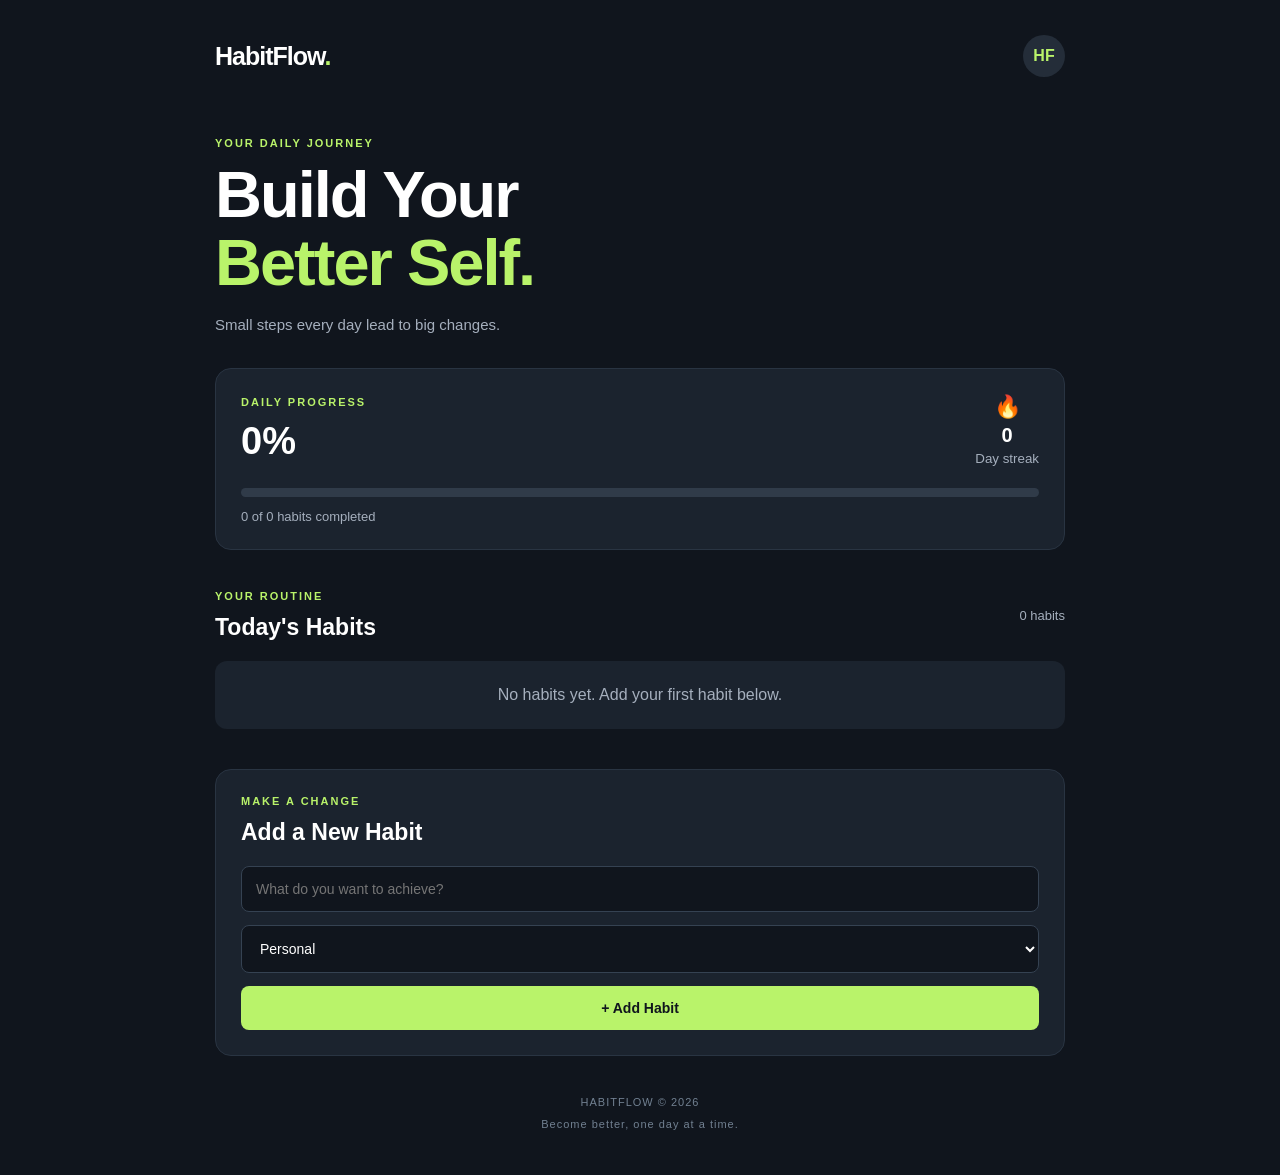
<file: index.html>
<!DOCTYPE html>
<html lang="en">
<head>
    <meta charset="UTF-8">
    <meta name="viewport" content="width=device-width, initial-scale=1.0">
    <title>HabitFlow - Build Better Habits</title>
    <link rel="stylesheet" href="style.css">
</head>
<body>

    <div class="container">

        <header>
            <div class="logo">HabitFlow<span>.</span></div>
            <div class="profile">HF</div>
        </header>

        <main>
            <section class="welcome">
                <p class="small-heading">YOUR DAILY JOURNEY</p>
                <h1>Build Your<br><span>Better Self.</span></h1>
                <p class="subtitle">
                    Small steps every day lead to big changes.
                </p>
            </section>

            <section class="progress-card">
                <div class="card-heading">
                    <div>
                        <p class="label">DAILY PROGRESS</p>
                        <h2 id="progressPercent">0%</h2>
                    </div>
                    <div class="streak">
                        <span>🔥</span>
                        <strong id="streakCount">0</strong>
                        <small>Day streak</small>
                    </div>
                </div>

                <div class="progress-track">
                    <div id="progressBar"></div>
                </div>

                <p id="progressText">0 of 0 habits completed</p>
            </section>

            <section class="habits-section">
                <div class="section-heading">
                    <div>
                        <p class="label">YOUR ROUTINE</p>
                        <h2>Today's Habits</h2>
                    </div>
                    <span class="habit-count" id="habitCount">0 habits</span>
                </div>

                <div id="habitList"></div>
            </section>

            <section class="add-section">
                <p class="label">MAKE A CHANGE</p>
                <h2>Add a New Habit</h2>

                <form id="habitForm">
                    <input
                        type="text"
                        id="habitName"
                        placeholder="What do you want to achieve?"
                        maxlength="60"
                        required
                    >

                    <select id="habitCategory">
                        <option value="Personal">Personal</option>
                        <option value="Health">Health</option>
                        <option value="Fitness">Fitness</option>
                        <option value="Learning">Learning</option>
                        <option value="Productivity">Productivity</option>
                    </select>

                    <button type="submit">+ Add Habit</button>
                </form>
            </section>

        </main>

        <footer>
            <p>HABITFLOW © 2026</p>
            <p>Become better, one day at a time.</p>
        </footer>

    </div>

    <script src="script.js"></script>
</body>
</html>
</file>
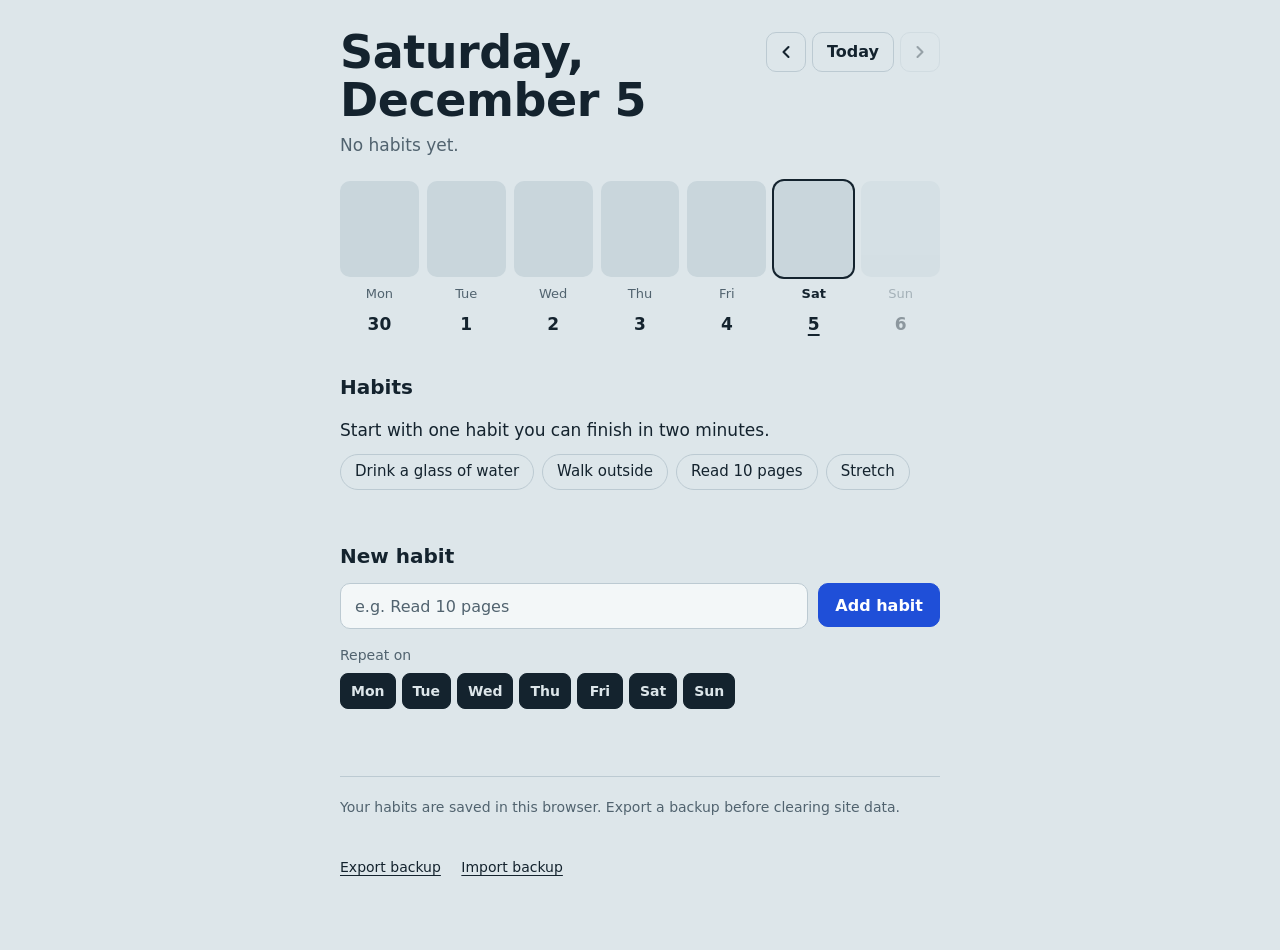
<file: habits.html>
<!doctype html>
<html lang="en">
<head>
<meta charset="utf-8">
<meta name="viewport" content="width=device-width, initial-scale=1">
<meta name="color-scheme" content="light dark">
<title>Habits</title>
<style>
  :root {
    --ground: #DDE6EA;
    --surface: #F3F7F8;
    --ink: #14232E;
    --muted: #51636F;
    --line: #BCCAD2;
    --track: #C9D6DC;
    --accent: #1F4FD8;
    --accent-ink: #FFFFFF;
    --gold: #E8A317;
    --danger: #B42318;
    color-scheme: light dark;
  }
  @media (prefers-color-scheme: dark) {
    :root {
      --ground: #0F1A22;
      --surface: #172630;
      --ink: #E3EDF2;
      --muted: #93A6B3;
      --line: #2A3E4B;
      --track: #213441;
      --accent: #7AA2FF;
      --accent-ink: #0F1A22;
      --gold: #F2B84B;
      --danger: #FF8A80;
    }
  }

  * { box-sizing: border-box; }
  html { -webkit-text-size-adjust: 100%; }
  body {
    margin: 0;
    background: var(--ground);
    color: var(--ink);
    font-family: "Bahnschrift", "DIN Alternate", "Avenir Next", "Segoe UI", system-ui, sans-serif;
    font-size: 16px;
    line-height: 1.45;
  }
  button, input { font: inherit; color: inherit; }
  button { cursor: pointer; }
  :focus-visible { outline: 3px solid var(--accent); outline-offset: 3px; }

  .wrap { max-width: 640px; margin: 0 auto; padding: 28px 20px 72px; }

  /* Header */
  .top { display: flex; justify-content: space-between; align-items: flex-start; gap: 16px; margin-bottom: 24px; }
  h1 {
    margin: 0;
    font-size: clamp(32px, 8vw, 46px);
    line-height: 1.05;
    font-weight: 650;
    letter-spacing: -0.01em;
    font-variation-settings: "wdth" 80;
  }
  .sub { margin: 8px 0 0; color: var(--muted); font-size: 17px; }
  .nav { display: flex; gap: 6px; flex-shrink: 0; padding-top: 4px; }
  .icon, .btn {
    height: 40px;
    border: 1.5px solid var(--line);
    background: transparent;
    border-radius: 10px;
    display: inline-grid;
    place-items: center;
  }
  .icon { width: 40px; }
  .btn { padding: 0 16px; font-weight: 600; height: 44px; }
  .nav .btn { height: 40px; padding: 0 14px; }
  .icon:hover:not(:disabled), .btn:hover:not(:disabled) { background: var(--surface); }
  .icon:disabled { opacity: 0.35; cursor: default; }
  .btn.primary { background: var(--accent); border-color: var(--accent); color: var(--accent-ink); }
  .btn.primary:hover { background: var(--accent); filter: brightness(1.08); }
  .btn.danger { color: var(--danger); border-color: var(--danger); }

  /* Week strip: each column fills as the day's habits get done */
  .week { display: grid; grid-template-columns: repeat(7, 1fr); gap: 8px; margin-bottom: 36px; }
  .day {
    border: 0; background: none; padding: 0;
    display: flex; flex-direction: column; align-items: center; gap: 8px;
  }
  .bar {
    position: relative; overflow: hidden; width: 100%; height: 96px;
    background: var(--track); border-radius: 10px;
  }
  .fill {
    position: absolute; left: 0; right: 0; bottom: 0; height: 0;
    background: var(--accent); transition: height 0.3s ease;
  }
  .day.full .fill { background: var(--gold); }
  .day.sel .bar { box-shadow: 0 0 0 2px var(--ink); }
  .day:disabled { opacity: 0.4; cursor: default; }
  .dow { font-size: 13px; color: var(--muted); }
  .num { font-size: 17px; font-weight: 600; font-variant-numeric: tabular-nums; }
  .day.sel .dow { color: var(--ink); font-weight: 600; }
  .day.today .num { text-decoration: underline; text-decoration-thickness: 2px; text-underline-offset: 4px; }

  /* Habit list */
  h2 { margin: 0; font-size: 20px; font-weight: 650; }
  .listhead { display: flex; justify-content: space-between; align-items: baseline; gap: 12px; margin-bottom: 12px; }
  .hint { margin: 0; color: var(--muted); font-size: 14px; }
  ul { list-style: none; margin: 0; padding: 0; border-top: 1px solid var(--line); }
  .habit {
    display: grid;
    grid-template-columns: 44px 1fr auto 36px;
    column-gap: 14px; row-gap: 12px; align-items: center;
    padding: 16px 0; border-bottom: 1px solid var(--line);
  }
  .check {
    width: 44px; height: 44px; border-radius: 50%;
    border: 2px solid var(--muted); background: transparent;
    display: grid; place-items: center; color: var(--accent-ink);
    transition: background 0.15s, border-color 0.15s;
  }
  .check svg { opacity: 0; transition: opacity 0.15s; }
  .check[aria-pressed="true"] { background: var(--accent); border-color: var(--accent); }
  .check[aria-pressed="true"] svg { opacity: 1; }
  .check:hover:not(:disabled) { border-color: var(--accent); }
  .check:disabled { opacity: 0.4; cursor: default; border-style: dashed; }
  .name { font-size: 18px; font-weight: 600; overflow-wrap: anywhere; }
  .meta { display: flex; flex-wrap: wrap; gap: 2px 14px; font-size: 14px; color: var(--muted); margin-top: 2px; }
  .streak { text-align: right; }
  .streak strong { display: block; font-size: 26px; line-height: 1; font-variant-numeric: tabular-nums; }
  .streak span { font-size: 12px; color: var(--muted); }
  .streak.zero strong { color: var(--muted); }
  .edit {
    width: 36px; height: 36px; border: 0; border-radius: 8px; background: transparent;
    color: var(--muted); display: grid; place-items: center;
  }
  .edit:hover { background: var(--surface); color: var(--ink); }
  .history { grid-column: 2 / -1; display: grid; grid-template-columns: repeat(28, 1fr); gap: 3px; }
  .history i { height: 10px; border-radius: 2px; border: 1px solid transparent; }
  .history i.on { background: var(--accent); border-color: var(--accent); }
  .history i.miss { background: var(--track); border-color: var(--track); }
  .history i.off { border: 1px dashed var(--line); }
  .none { padding: 18px 0; color: var(--muted); border-bottom: 1px solid var(--line); }

  .empty { padding: 4px 0 8px; }
  .empty p { margin: 0 0 12px; font-size: 17px; }
  .chips { display: flex; flex-wrap: wrap; gap: 8px; }
  .chip { border: 1.5px solid var(--line); background: transparent; border-radius: 999px; padding: 6px 14px; font-size: 15px; }
  .chip:hover { background: var(--surface); }

  /* Add form */
  .add { margin-top: 44px; }
  .addrow { display: flex; gap: 10px; margin-top: 12px; }
  input[type="text"] {
    flex: 1; min-width: 0; height: 46px; padding: 0 14px;
    background: var(--surface); border: 1.5px solid var(--line); border-radius: 10px; font-size: 16px;
  }
  input[type="text"]::placeholder { color: var(--muted); }
  .dayslabel { margin: 16px 0 8px; font-size: 14px; color: var(--muted); }
  .days { display: flex; flex-wrap: wrap; gap: 6px; }
  .daychip {
    height: 36px; min-width: 46px; padding: 0 10px;
    border: 1.5px solid var(--line); background: transparent; border-radius: 8px; font-size: 14px;
  }
  .daychip[aria-pressed="true"] { background: var(--ink); border-color: var(--ink); color: var(--ground); font-weight: 600; }
  .msg { min-height: 1.45em; margin: 10px 0 0; font-size: 14px; color: var(--danger); }

  /* Footer */
  footer { margin-top: 36px; padding-top: 20px; border-top: 1px solid var(--line); font-size: 14px; color: var(--muted); }
  footer p { margin: 0 0 10px; }
  .linkbtn { background: none; border: 0; padding: 0; margin-right: 16px; color: var(--ink); text-decoration: underline; text-underline-offset: 3px; font-size: 14px; }
  #status { color: var(--ink); min-height: 1.45em; }

  /* Edit dialog */
  dialog {
    border: 0; padding: 0; border-radius: 16px; background: var(--surface); color: var(--ink);
    width: min(440px, calc(100vw - 32px));
  }
  dialog::backdrop { background: rgba(10, 20, 28, 0.55); }
  .dlg { padding: 24px; }
  .dlg label { display: block; margin: 16px 0 8px; font-size: 14px; color: var(--muted); }
  .dlg input[type="text"] { width: 100%; flex: none; background: var(--ground); }
  .actions { display: flex; flex-wrap: wrap; gap: 8px; margin-top: 24px; }
  .actions .spacer { flex: 1; }
  .warn { margin: 16px 0 0; font-size: 14px; color: var(--danger); }

  @media (max-width: 480px) {
    .wrap { padding: 20px 16px 64px; }
    .history { grid-column: 1 / -1; }
    .listhead { flex-direction: column; gap: 2px; }
    .week { gap: 5px; }
  }
  @media (prefers-reduced-motion: reduce) {
    * { transition: none !important; }
  }
</style>
</head>
<body>
<noscript>This habit tracker needs JavaScript turned on.</noscript>

<main class="wrap">
  <header class="top">
    <div>
      <h1 id="dayTitle"></h1>
      <p class="sub" id="daySub" aria-live="polite"></p>
    </div>
    <div class="nav">
      <button class="icon" id="prevWeek" type="button" aria-label="Previous week">
        <svg viewBox="0 0 24 24" width="20" height="20" fill="none" stroke="currentColor" stroke-width="2.5" stroke-linecap="round" stroke-linejoin="round" aria-hidden="true"><path d="M15 6l-6 6 6 6"/></svg>
      </button>
      <button class="btn" id="todayBtn" type="button">Today</button>
      <button class="icon" id="nextWeek" type="button" aria-label="Next week">
        <svg viewBox="0 0 24 24" width="20" height="20" fill="none" stroke="currentColor" stroke-width="2.5" stroke-linecap="round" stroke-linejoin="round" aria-hidden="true"><path d="M9 6l6 6-6 6"/></svg>
      </button>
    </div>
  </header>

  <div class="week" id="week" role="group" aria-label="Pick a day"></div>

  <section aria-labelledby="habitsHead">
    <div class="listhead">
      <h2 id="habitsHead">Habits</h2>
      <p class="hint" id="hint">Squares show the last 28 days.</p>
    </div>
    <ul id="list"></ul>
    <div class="empty" id="empty" hidden>
      <p>Start with one habit you can finish in two minutes.</p>
      <div class="chips" id="chips"></div>
    </div>
  </section>

  <section class="add" aria-labelledby="addHead">
    <h2 id="addHead">New habit</h2>
    <div class="addrow">
      <input id="newName" type="text" maxlength="60" placeholder="e.g. Read 10 pages" autocomplete="off" aria-label="Habit name">
      <button class="btn primary" id="addBtn" type="button">Add habit</button>
    </div>
    <div class="dayslabel" id="addDaysLabel">Repeat on</div>
    <div class="days" id="addDays" role="group" aria-labelledby="addDaysLabel"></div>
    <p class="msg" id="addMsg" role="alert"></p>
  </section>

  <footer>
    <p id="saveNote">Your habits are saved in this browser. Export a backup before clearing site data.</p>
    <p id="status" role="status"></p>
    <button class="linkbtn" id="exportBtn" type="button">Export backup</button>
    <button class="linkbtn" id="importBtn" type="button">Import backup</button>
    <input id="importFile" type="file" accept="application/json,.json" hidden>
  </footer>
</main>

<dialog id="editDlg" aria-labelledby="editHead">
  <div class="dlg">
    <h2 id="editHead">Edit habit</h2>
    <label for="editName">Name</label>
    <input id="editName" type="text" maxlength="60" autocomplete="off">
    <label id="editDaysLabel">Repeat on</label>
    <div class="days" id="editDays" role="group" aria-labelledby="editDaysLabel"></div>
    <p class="msg" id="editMsg" role="alert"></p>
    <p class="warn" id="deleteWarn" hidden>This removes the habit and all of its history.</p>
    <div class="actions">
      <button class="btn danger" id="deleteBtn" type="button">Delete habit</button>
      <span class="spacer"></span>
      <button class="btn" id="cancelEdit" type="button">Cancel</button>
      <button class="btn primary" id="saveEdit" type="button">Save changes</button>
    </div>
  </div>
</dialog>

<script>
(() => {
  'use strict';

  const KEY = 'habits.v1';
  const $ = (id) => document.getElementById(id);

  // ---------- Dates (local time, Monday = 0) ----------
  const pad = (n) => String(n).padStart(2, '0');
  const keyOf = (d) => `${d.getFullYear()}-${pad(d.getMonth() + 1)}-${pad(d.getDate())}`;
  const parse = (k) => { const [y, m, d] = k.split('-').map(Number); return new Date(y, m - 1, d); };
  const addDays = (k, n) => { const d = parse(k); d.setDate(d.getDate() + n); return keyOf(d); };
  const dowIdx = (k) => (parse(k).getDay() + 6) % 7;
  const weekStart = (k) => addDays(k, -dowIdx(k));
  const today = () => keyOf(new Date());
  const DATE_RE = /^\d{4}-\d{2}-\d{2}$/;
  const dayName = (i, style) => new Date(2024, 0, 1 + i).toLocaleDateString(undefined, { weekday: style });
  const fmtLong = (k) => parse(k).toLocaleDateString(undefined, { weekday: 'long', day: 'numeric', month: 'long' });

  // ---------- Storage (falls back to memory if the browser blocks it) ----------
  let persisted = true;
  const uid = () => Date.now().toString(36) + Math.random().toString(36).slice(2, 6);

  function sanitize(o) {
    if (!o || !Array.isArray(o.habits)) throw new Error('Not a habits file');
    const habits = [];
    for (const h of o.habits) {
      if (!h || typeof h.name !== 'string' || !h.name.trim()) continue;
      let days = Array.isArray(h.days) ? [...new Set(h.days.filter((n) => Number.isInteger(n) && n >= 0 && n <= 6))].sort() : [];
      if (!days.length) days = [0, 1, 2, 3, 4, 5, 6];
      const done = {};
      if (h.done && typeof h.done === 'object') {
        for (const k of Object.keys(h.done)) if (DATE_RE.test(k) && h.done[k]) done[k] = 1;
      }
      const firstDone = Object.keys(done).sort()[0];
      let created = DATE_RE.test(h.created) ? h.created : (firstDone || today());
      if (firstDone && firstDone < created) created = firstDone;
      const id = String(h.id || '').replace(/[^\w-]/g, '') || uid();
      habits.push({ id, name: h.name.trim().slice(0, 60), days, created, done });
    }
    return { habits };
  }

  function load() {
    try {
      const raw = localStorage.getItem(KEY);
      if (raw) return sanitize(JSON.parse(raw));
    } catch (e) { /* fall through */ }
    try { localStorage.getItem(KEY); } catch (e) { persisted = false; }
    return { habits: [] };
  }

  function save() {
    try { localStorage.setItem(KEY, JSON.stringify(state)); persisted = true; }
    catch (e) { persisted = false; }
    $('saveNote').textContent = persisted
      ? 'Your habits are saved in this browser. Export a backup before clearing site data.'
      : "Changes can't be saved in this view and will be lost when you close the tab. Open the file in your own browser to keep them.";
  }

  let state = load();
  let sel = today();
  let editingId = null;
  let deleteArmed = false;
  const heights = {};

  // ---------- Habit logic ----------
  const find = (id) => state.habits.find((h) => h.id === id);
  const isSched = (h, k) => k >= h.created && h.days.includes(dowIdx(k));

  function dayStats(k) {
    const sched = state.habits.filter((h) => isSched(h, k));
    return { total: sched.length, done: sched.filter((h) => h.done[k]).length };
  }

  function streaks(h) {
    const t = today();
    let cur = 0, day = t, guard = 0;
    while (day >= h.created && guard++ < 5000) {
      if (isSched(h, day)) {
        if (h.done[day]) cur++;
        else if (day !== t) break;   // today may still be completed
      }
      day = addDays(day, -1);
    }
    let best = 0, run = 0;
    day = h.created;
    guard = 0;
    while (day <= t && guard++ < 5000) {
      if (isSched(h, day)) {
        if (h.done[day]) { run++; if (run > best) best = run; }
        else if (day !== t) run = 0;
      }
      day = addDays(day, 1);
    }
    return { cur, best };
  }

  function scheduleText(h) {
    if (h.days.length === 7) return 'Every day';
    if (h.days.join() === '0,1,2,3,4') return 'Weekdays';
    if (h.days.join() === '5,6') return 'Weekends';
    return h.days.map((i) => dayName(i, 'short')).join(', ');
  }

  // ---------- DOM helper (user text is only ever set via textContent) ----------
  function el(tag, props = {}, ...kids) {
    const n = document.createElement(tag);
    for (const [k, v] of Object.entries(props)) {
      if (v === false || v == null) continue;
      if (k === 'class') n.className = v;
      else if (k === 'text') n.textContent = v;
      else if (k.startsWith('on')) n.addEventListener(k.slice(2), v);
      else n.setAttribute(k, v === true ? '' : v);
    }
    for (const c of kids.flat()) if (c != null) n.append(c.nodeType ? c : document.createTextNode(c));
    return n;
  }
  const CHECK_SVG = '<svg viewBox="0 0 24 24" width="22" height="22" fill="none" stroke="currentColor" stroke-width="3" stroke-linecap="round" stroke-linejoin="round" aria-hidden="true"><path d="M5 12.5l4.5 4.5L19 7.5"/></svg>';
  const PENCIL_SVG = '<svg viewBox="0 0 24 24" width="18" height="18" fill="none" stroke="currentColor" stroke-width="2" stroke-linecap="round" stroke-linejoin="round" aria-hidden="true"><path d="M4 20h4L19 9l-4-4L4 16v4z"/></svg>';
  const focusBy = (sel_) => { const n = document.querySelector(sel_); if (n) n.focus(); };

  // ---------- Rendering ----------
  function renderHeader() {
    const t = today();
    const { total, done } = dayStats(sel);
    $('dayTitle').textContent = fmtLong(sel);
    let sub;
    if (!state.habits.length) sub = 'No habits yet.';
    else if (!total) sub = 'Nothing scheduled for this day.';
    else if (done === total) sub = sel === t ? 'All done for today.' : 'All done.';
    else sub = `${done} of ${total} done${sel === t ? ' today' : ''}`;
    $('daySub').textContent = sub;
    $('nextWeek').disabled = weekStart(sel) >= weekStart(t);
    $('todayBtn').disabled = sel === t;
  }

  function renderWeek() {
    const t = today();
    const ws = weekStart(sel);
    const week = $('week');
    week.replaceChildren();
    for (let i = 0; i < 7; i++) {
      const k = addDays(ws, i);
      const future = k > t;
      const { total, done } = dayStats(k);
      const pct = future || !total ? 0 : Math.round((done / total) * 100);
      const fill = el('span', { class: 'fill' });
      const prev = heights[k] ?? pct;
      fill.style.height = prev + '%';
      heights[k] = pct;
      if (prev !== pct) requestAnimationFrame(() => requestAnimationFrame(() => { fill.style.height = pct + '%'; }));
      const status = future ? 'upcoming' : total ? `${done} of ${total} done` : 'nothing scheduled';
      week.append(el('button', {
        type: 'button',
        class: 'day' + (k === sel ? ' sel' : '') + (k === t ? ' today' : '') + (total && done === total && !future ? ' full' : ''),
        'aria-pressed': String(k === sel),
        'aria-label': `${fmtLong(k)}, ${status}`,
        'data-k': k,
        disabled: future,
        onclick: () => { sel = k; render(); focusBy(`.day[data-k="${k}"]`); },
      },
        el('span', { class: 'bar' }, fill),
        el('span', { class: 'dow', text: dayName(i, 'short') }),
        el('span', { class: 'num', text: String(parse(k).getDate()) })
      ));
    }
  }

  function renderList() {
    const t = today();
    const list = $('list');
    list.replaceChildren();
    const has = state.habits.length > 0;
    list.hidden = !has;
    $('empty').hidden = has;
    $('hint').hidden = !has;

    const shown = state.habits.filter((h) => h.created <= sel);
    if (has && !shown.length) list.append(el('li', { class: 'none', text: 'No habits were tracked on this day.' }));

    for (const h of shown) {
      const sched = isSched(h, sel);
      const done = !!h.done[sel];
      const { cur, best } = streaks(h);

      const check = el('button', {
        type: 'button', class: 'check', 'data-id': h.id, 'data-role': 'check',
        'aria-pressed': String(done),
        'aria-label': sched ? h.name : `${h.name} (not scheduled on this day)`,
        disabled: !sched,
        onclick: () => toggle(h.id),
      });
      check.innerHTML = CHECK_SVG;

      const edit = el('button', {
        type: 'button', class: 'edit', 'data-id': h.id, 'data-role': 'edit',
        'aria-label': `Edit ${h.name}`, onclick: () => openEdit(h.id),
      });
      edit.innerHTML = PENCIL_SVG;

      const cells = [];
      for (let i = 27; i >= 0; i--) {
        const d = addDays(t, -i);
        const cls = h.done[d] ? 'on' : isSched(h, d) ? 'miss' : 'off';
        const label = parse(d).toLocaleDateString(undefined, { month: 'short', day: 'numeric' });
        cells.push(el('i', { class: cls, title: cls === 'off' ? '' : `${label}: ${cls === 'on' ? 'done' : 'missed'}` }));
      }

      list.append(el('li', { class: 'habit' },
        check,
        el('div', {},
          el('div', { class: 'name', text: h.name }),
          el('div', { class: 'meta' },
            el('span', { text: sched ? scheduleText(h) : 'Rest day' }),
            best > 0 ? el('span', { text: `Best ${best} in a row` }) : null)),
        el('div', { class: 'streak' + (cur === 0 ? ' zero' : '') },
          el('strong', { text: String(cur) }),
          el('span', { text: 'in a row' })),
        edit,
        el('div', { class: 'history', 'aria-hidden': 'true' }, cells)
      ));
    }
  }

  function render() { renderHeader(); renderWeek(); renderList(); }

  function say(msg) { $('status').textContent = msg; }

  // ---------- Actions ----------
  function toggle(id) {
    const h = find(id);
    if (!h || !isSched(h, sel)) return;
    if (h.done[sel]) delete h.done[sel]; else h.done[sel] = 1;
    save(); render();
    focusBy(`[data-id="${id}"][data-role="check"]`);
  }

  function dayChips(container, selected) {
    container.replaceChildren();
    for (let i = 0; i < 7; i++) {
      container.append(el('button', {
        type: 'button', class: 'daychip', 'data-i': i,
        'aria-pressed': String(selected.includes(i)),
        'aria-label': dayName(i, 'long'),
        text: dayName(i, 'short'),
        onclick: (e) => {
          const b = e.currentTarget;
          b.setAttribute('aria-pressed', String(b.getAttribute('aria-pressed') !== 'true'));
        },
      }));
    }
  }
  const readDays = (container) => [...container.querySelectorAll('[aria-pressed="true"]')].map((b) => Number(b.dataset.i));
  const ALL_DAYS = [0, 1, 2, 3, 4, 5, 6];

  function addHabit() {
    const name = $('newName').value.trim();
    const days = readDays($('addDays'));
    if (!name) { $('addMsg').textContent = 'Enter a habit name.'; $('newName').focus(); return; }
    if (!days.length) { $('addMsg').textContent = 'Pick at least one day.'; return; }
    state.habits.push({ id: uid(), name, days, created: sel, done: {} });
    $('newName').value = '';
    $('addMsg').textContent = '';
    dayChips($('addDays'), ALL_DAYS);
    save(); render();
    say(`Added "${name}".`);
    $('newName').focus();
  }

  // ---------- Edit dialog ----------
  const dlg = $('editDlg');

  function openEdit(id) {
    const h = find(id);
    if (!h) return;
    editingId = id;
    deleteArmed = false;
    $('editName').value = h.name;
    dayChips($('editDays'), h.days);
    $('editMsg').textContent = '';
    $('deleteWarn').hidden = true;
    $('deleteBtn').textContent = 'Delete habit';
    if (dlg.showModal) dlg.showModal(); else dlg.setAttribute('open', '');
    $('editName').focus();
  }

  function closeEdit() { if (dlg.close) dlg.close(); else dlg.removeAttribute('open'); }

  function saveEdit() {
    const h = find(editingId);
    if (!h) return closeEdit();
    const name = $('editName').value.trim();
    const days = readDays($('editDays'));
    if (!name) { $('editMsg').textContent = 'Enter a habit name.'; return; }
    if (!days.length) { $('editMsg').textContent = 'Pick at least one day.'; return; }
    h.name = name;
    h.days = days;
    save(); closeEdit(); render();
    focusBy(`[data-id="${h.id}"][data-role="edit"]`);
  }

  function deleteHabit() {
    if (!deleteArmed) {
      deleteArmed = true;
      $('deleteWarn').hidden = false;
      $('deleteBtn').textContent = 'Yes, delete habit';
      return;
    }
    const h = find(editingId);
    state.habits = state.habits.filter((x) => x.id !== editingId);
    editingId = null;
    save(); closeEdit(); render();
    if (h) say(`Deleted "${h.name}".`);
  }

  // ---------- Backup ----------
  function exportData() {
    const blob = new Blob([JSON.stringify(state, null, 2)], { type: 'application/json' });
    const url = URL.createObjectURL(blob);
    const a = el('a', { href: url, download: `habits-${today()}.json` });
    document.body.append(a); a.click(); a.remove();
    setTimeout(() => URL.revokeObjectURL(url), 1000);
    say('Backup exported.');
  }

  function importData(file) {
    const reader = new FileReader();
    reader.onload = () => {
      try {
        const next = sanitize(JSON.parse(reader.result));
        state = next; save(); render();
        say(`Imported ${next.habits.length} ${next.habits.length === 1 ? 'habit' : 'habits'}. Your previous habits were replaced.`);
      } catch (e) {
        say("That file isn't a habits backup. Choose a file you exported from this app.");
      }
    };
    reader.onerror = () => say("The file couldn't be read. Try exporting a new backup and importing that.");
    reader.readAsText(file);
  }

  // ---------- Wiring ----------
  $('prevWeek').addEventListener('click', () => { sel = addDays(sel, -7); render(); $('prevWeek').focus(); });
  $('nextWeek').addEventListener('click', () => {
    const n = addDays(sel, 7); sel = n > today() ? today() : n; render();
    if (!$('nextWeek').disabled) $('nextWeek').focus();
  });
  $('todayBtn').addEventListener('click', () => { sel = today(); render(); });
  $('addBtn').addEventListener('click', addHabit);
  $('newName').addEventListener('keydown', (e) => { if (e.key === 'Enter') addHabit(); });
  $('newName').addEventListener('input', () => { $('addMsg').textContent = ''; });
  $('saveEdit').addEventListener('click', saveEdit);
  $('cancelEdit').addEventListener('click', closeEdit);
  $('deleteBtn').addEventListener('click', deleteHabit);
  $('editName').addEventListener('keydown', (e) => { if (e.key === 'Enter') saveEdit(); });
  dlg.addEventListener('click', (e) => { if (e.target === dlg) closeEdit(); });
  $('exportBtn').addEventListener('click', exportData);
  $('importBtn').addEventListener('click', () => $('importFile').click());
  $('importFile').addEventListener('change', (e) => {
    const f = e.target.files[0];
    if (f) importData(f);
    e.target.value = '';
  });
  window.addEventListener('focus', render);   // refresh if the page stayed open past midnight

  ['Drink a glass of water', 'Walk outside', 'Read 10 pages', 'Stretch'].forEach((t) => {
    $('chips').append(el('button', {
      type: 'button', class: 'chip', text: t,
      onclick: () => { $('newName').value = t; $('newName').focus(); },
    }));
  });

  dayChips($('addDays'), ALL_DAYS);
  save();
  render();
})();
</script>
</body>
</html>
</file>
<file: style.css>
* {
    margin: 0;
    padding: 0;
    box-sizing: border-box;
}

body {
    background: #10151D;
    color: #FFFFFF;
    font-family: Arial, sans-serif;
    min-height: 100vh;
    padding: 20px;
}

.container {
    width: 100%;
    max-width: 850px;
    margin: auto;
}

header {
    display: flex;
    justify-content: space-between;
    align-items: center;
    padding: 15px 0 35px;
}

.logo {
    font-size: 25px;
    font-weight: bold;
    letter-spacing: -1px;
}

.logo span {
    color: #B9F36A;
}

.profile {
    width: 42px;
    height: 42px;
    border-radius: 50%;
    background: #242D39;
    color: #B9F36A;
    display: flex;
    justify-content: center;
    align-items: center;
    font-weight: bold;
}

.welcome {
    margin: 25px 0 35px;
}

.small-heading,
.label {
    color: #B9F36A;
    font-size: 11px;
    font-weight: bold;
    letter-spacing: 2px;
    margin-bottom: 12px;
}

.welcome h1 {
    font-size: clamp(42px, 8vw, 65px);
    line-height: 1.05;
    letter-spacing: -2px;
}

.welcome h1 span {
    color: #B9F36A;
}

.subtitle {
    color: #A5AFBD;
    margin-top: 18px;
    font-size: 15px;
}

.progress-card {
    background: #1B232E;
    border: 1px solid #293442;
    border-radius: 16px;
    padding: 25px;
    margin-bottom: 40px;
}

.card-heading {
    display: flex;
    justify-content: space-between;
    align-items: center;
}

.card-heading h2 {
    font-size: 38px;
    margin-top: 5px;
}

.streak {
    display: flex;
    flex-direction: column;
    align-items: center;
    gap: 4px;
}

.streak span {
    font-size: 22px;
}

.streak strong {
    font-size: 20px;
}

.streak small {
    color: #A5AFBD;
}

.progress-track {
    width: 100%;
    height: 9px;
    background: #303B49;
    border-radius: 20px;
    overflow: hidden;
    margin: 22px 0 12px;
}

#progressBar {
    height: 100%;
    width: 0%;
    background: #B9F36A;
    border-radius: 20px;
    transition: width 0.3s ease;
}

#progressText {
    color: #A5AFBD;
    font-size: 13px;
}

.section-heading {
    display: flex;
    justify-content: space-between;
    align-items: center;
    margin-bottom: 20px;
}

.section-heading h2,
.add-section h2 {
    font-size: 23px;
}

.habit-count {
    color: #A5AFBD;
    font-size: 13px;
}

.habit-item {
    background: #1B232E;
    border: 1px solid #293442;
    border-radius: 12px;
    padding: 18px;
    display: flex;
    justify-content: space-between;
    align-items: center;
    gap: 12px;
    margin-bottom: 12px;
    transition: 0.2s;
}

.habit-item.completed {
    border-color: #B9F36A;
    opacity: 0.7;
}

.habit-info h3 {
    font-size: 16px;
    margin-bottom: 6px;
}

.habit-info p {
    color: #A5AFBD;
    font-size: 12px;
}

.complete-button {
    background: #293442;
    color: #FFFFFF;
    border: none;
    border-radius: 8px;
    padding: 10px 14px;
    cursor: pointer;
    font-weight: bold;
}

.complete-button:hover {
    background: #B9F36A;
    color: #10151D;
}

.habit-item.completed .complete-button {
    background: #B9F36A;
    color: #10151D;
}

.empty-message {
    color: #A5AFBD;
    text-align: center;
    padding: 25px;
    background: #1B232E;
    border-radius: 12px;
}

.add-section {
    background: #1B232E;
    border: 1px solid #293442;
    border-radius: 16px;
    padding: 25px;
    margin-top: 40px;
}

.add-section h2 {
    margin-bottom: 20px;
}

#habitForm {
    display: flex;
    flex-direction: column;
    gap: 13px;
}

input,
select {
    width: 100%;
    padding: 14px;
    background: #10151D;
    border: 1px solid #354252;
    border-radius: 8px;
    color: #FFFFFF;
    font-size: 14px;
    outline: none;
}

input:focus,
select:focus {
    border-color: #B9F36A;
}

button {
    font-family: inherit;
}

#habitForm button {
    padding: 14px;
    border: none;
    border-radius: 8px;
    background: #B9F36A;
    color: #10151D;
    font-size: 14px;
    font-weight: bold;
    cursor: pointer;
}

#habitForm button:hover {
    background: #A6E454;
}

footer {
    text-align: center;
    padding: 35px 10px 20px;
    color: #718091;
    font-size: 11px;
    line-height: 2;
    letter-spacing: 1px;
}

@media (max-width: 500px) {
    body {
        padding: 16px;
    }

    .welcome h1 {
        font-size: 46px;
    }

    .progress-card,
    .add-section {
        padding: 19px;
    }

    .habit-item {
        padding: 14px;
    }

    .complete-button {
        padding: 9px 11px;
    }
}
</file>
